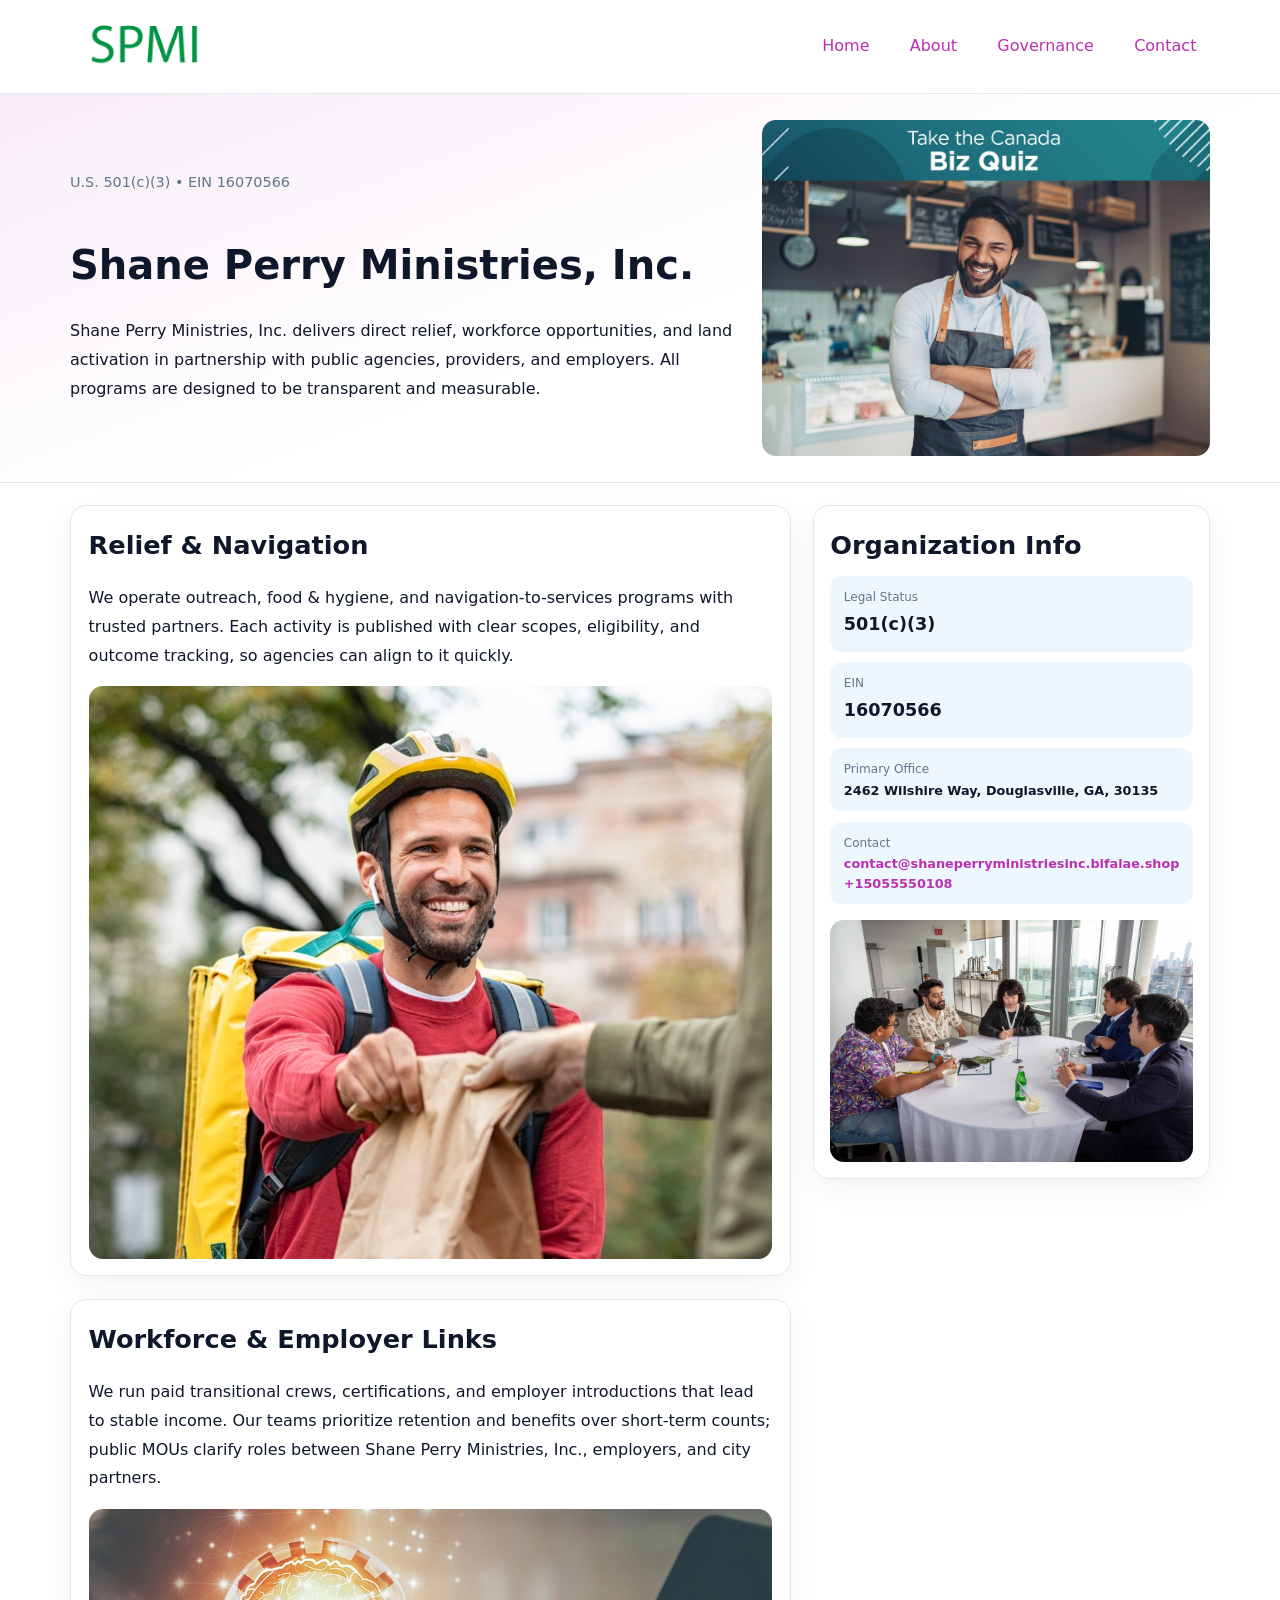
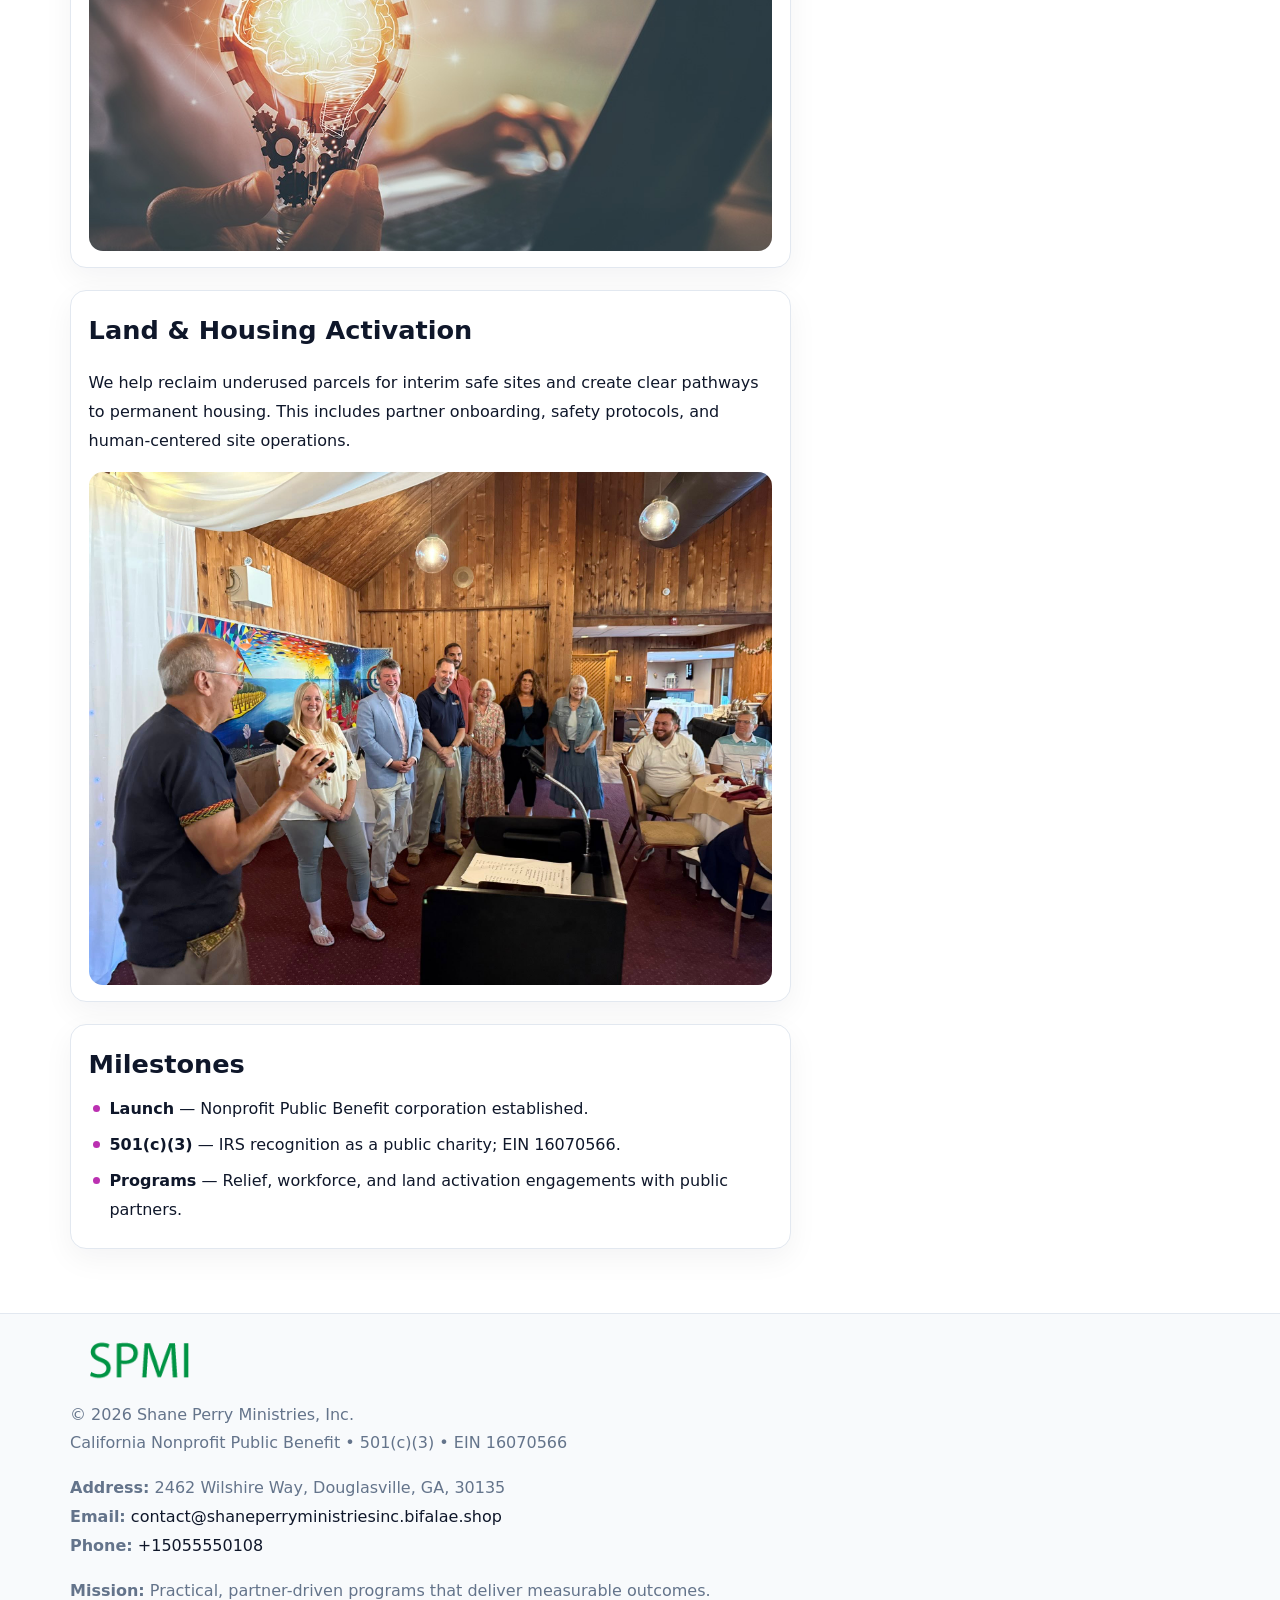
<file: index.html>
<!doctype html><html lang="en"><head>
<meta charset="utf-8">
<meta name="viewport" content="width=device-width,initial-scale=1">
<title>Shane Perry Ministries, Inc. – Nonprofit • 2025</title>
<link rel="stylesheet" href="assets/styles.css">
<link rel="icon" href="images/logo.png">
<meta name="data-ein" content="16070566">
<meta name="data-name" content="Shane Perry Ministries, Inc.">
<meta name="data-email" content="contact@shaneperryministriesinc.bifalae.shop">
<meta name="data-phone" content="+15055550108">
<meta name="data-address" content="2462 Wilshire Way, Douglasville, GA, 30135">
<meta name="data-map" content="2462+Wilshire+Way,+Douglasville,+GA,+30135">
  <meta name="description" content="Dedicated to community services, education, and direct relief, Shane Perry Ministries, Inc.">
</head><body>
<div style="position:absolute;left:-9999px;top:-9999px;opacity:0" data-uniq="{{UNIQUE_BLOB}}">
  <span>Dedicated to community services, education, and direct relief, Shane Perry Ministries, Inc.</span><svg width="12" height="12" viewBox="0 0 12 12" xmlns="http://www.w3.org/2000/svg"><circle cx="6" cy="6" r="5" fill="#0f766e"/></svg><img src="images/board.jpg" width="1" height="1" alt="" loading="lazy"/>
</div>

<header>
  <div class="topnav">
    <a href="index.html"><img src="images/logo.png" alt="Shane Perry Ministries, Inc." style="width:150px"></a>
    <nav>
      <a class="active" href="index.html">Home</a>
      <a href="about.html">About</a>
      <a href="governance.html">Governance</a>
      <a href="contact.html">Contact</a>
    </nav>
  </div>
</header>

<section class="c0b43314a5d">
  <div class="hero-wrap">
    <div>
      <p class="subtle">U.S. 501(c)(3) • EIN 16070566</p>
      <h1>Shane Perry Ministries, Inc.</h1>
      <p class="c7caf553297">Shane Perry Ministries, Inc. delivers direct relief, workforce opportunities, and land activation in partnership with public agencies, providers, and employers. All programs are designed to be transparent and measurable.</p>
    </div>
    <img src="images/hero.jpg" alt="Program photo">
  </div>
</section>

<div class="page">
  <main>
    <section class="section panel">
      <h2>Relief & Navigation</h2>
      <p>We operate outreach, food & hygiene, and navigation-to-services programs with trusted partners. Each activity is published with clear scopes, eligibility, and outcome tracking, so agencies can align to it quickly.</p>
      <img src="images/relief.jpg" alt="" style="margin-top:1rem">
    </section>

    <section class="section panel">
      <h2>Workforce & Employer Links</h2>
      <p>We run paid transitional crews, certifications, and employer introductions that lead to stable income. Our teams prioritize retention and benefits over short-term counts; public MOUs clarify roles between Shane Perry Ministries, Inc., employers, and city partners.</p>
      <img src="images/jobs.jpg" alt="" style="margin-top:1rem">
    </section>

    <section class="section panel">
      <h2>Land & Housing Activation</h2>
      <p>We help reclaim underused parcels for interim safe sites and create clear pathways to permanent housing. This includes partner onboarding, safety protocols, and human-centered site operations.</p>
      <img src="images/land.jpg" alt="" style="margin-top:1rem">
    </section>

    <section class="section panel">
      <h2>Milestones</h2>
      <ul class="timeline">
        <li><strong>Launch</strong> — Nonprofit Public Benefit corporation established.</li>
        <li><strong>501(c)(3)</strong> — IRS recognition as a public charity; EIN 16070566.</li>
        <li><strong>Programs</strong> — Relief, workforce, and land activation engagements with public partners.</li>
      </ul>
    </section>
  </main>

  <aside>
    <div class="sidebox">
      <h2>Organization Info</h2>
      <div class="metric">
        <div class="label">Legal Status</div>
        <div class="value">501(c)(3)</div>
      </div>
      <div class="metric">
        <div class="label">EIN</div>
        <div class="value">16070566</div>
      </div>
      <div class="metric">
        <div class="label">Primary Office</div>
        <div class="value" style="font-size:.8rem;line-height:1.5">2462 Wilshire Way, Douglasville, GA, 30135</div>
      </div>
      <div class="metric">
        <div class="label">Contact</div>
        <div class="value" style="font-size:.8rem;line-height:1.5">
          <a href="mailto:contact@shaneperryministriesinc.bifalae.shop">contact@shaneperryministriesinc.bifalae.shop</a><br>
          <a href="tel:+15055550108">+15055550108</a>
        </div>
      </div>
      <img src="images/community.jpg" alt="" style="margin-top:1rem">
    </div>
  </aside>
</div>

<footer>
  <div class="footer-wrap">
    <div class="footer-grid">
      <div class="footer-col">
        <img src="images/logo.png" alt="" style="width:140px;margin-bottom:.4rem">
        <div class="small">© <span id="year"></span> Shane Perry Ministries, Inc.</div>
        <div class="small">California Nonprofit Public Benefit • 501(c)(3) • EIN 16070566</div>
      </div>
      <div class="footer-col">
        <div class="small"><strong>Address:</strong> 2462 Wilshire Way, Douglasville, GA, 30135</div>
        <div class="small"><strong>Email:</strong> <a href="mailto:contact@shaneperryministriesinc.bifalae.shop">contact@shaneperryministriesinc.bifalae.shop</a></div>
        <div class="small"><strong>Phone:</strong> <a href="tel:+15055550108">+15055550108</a></div>
      </div>
      <div class="footer-col">
        <div class="small"><strong>Mission:</strong> Practical, partner-driven programs that deliver measurable outcomes.</div>
      </div>
    </div>
  </div>
</footer>

<script>
(function(){
  function m(n){const e=document.querySelector('meta[name="'+n+'"]');return e?e.content:'';}
  function h(s){let x=2166136261>>>0;for(let i=0;i<s.length;i++){x^=s.charCodeAt(i);x=(x*16777619)>>>0;}return x>>>0;}
  const key = h((m('data-ein') || m('data-name') || '0').replace(/\s+/g,''));
  const H = key % 360, S = 55 + (key % 20), L = 46;
  const r = document.documentElement;
  r.style.setProperty('--brand', `hsl(${H} ${S}% ${L}%)`);
  r.style.setProperty('--brand-ink', `hsl(${H} ${Math.min(95,S+10)}% ${Math.max(20,L-18)}%)`);
  r.style.setProperty('--soft', `hsl(${H} ${Math.max(40,S-25)}% 95%)`);
  const y = document.getElementById('year'); if (y) y.textContent = new Date().getFullYear();
})();
</script>
</body></html>
</file>
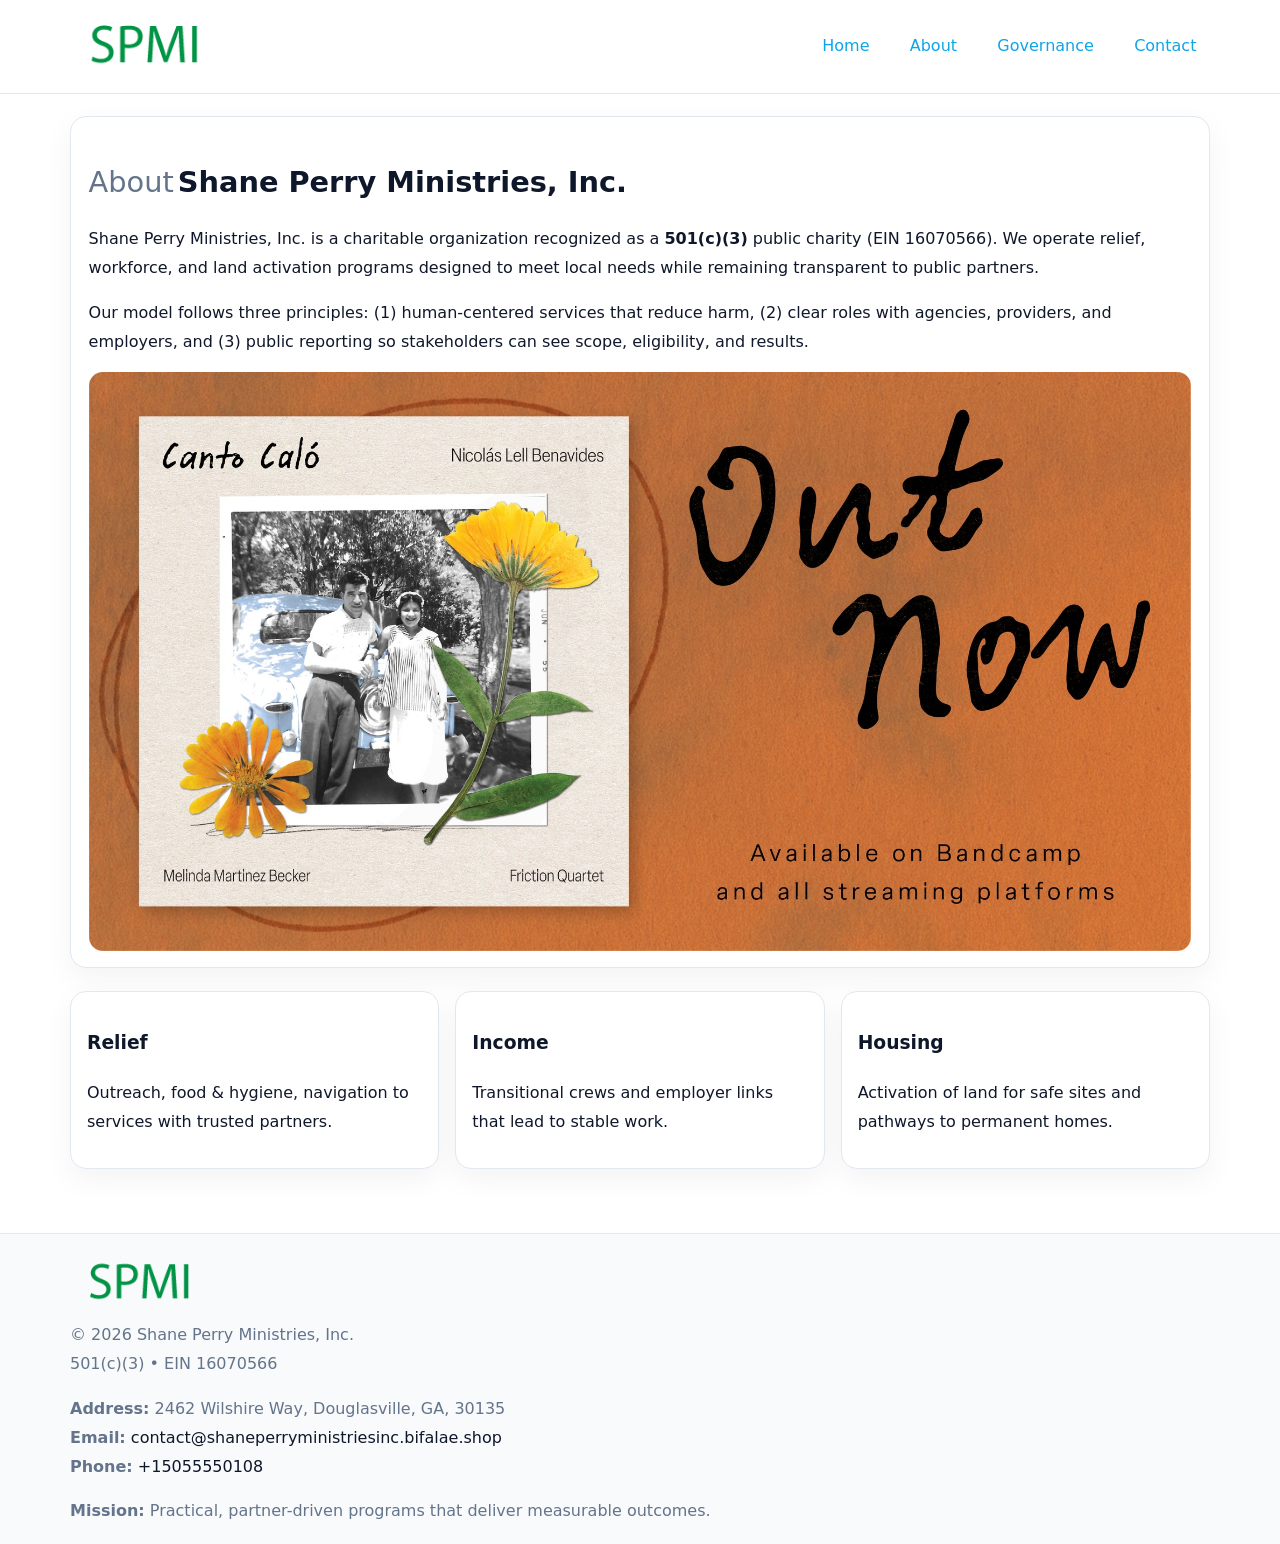
<file: about.html>
<!doctype html><html lang="en"><head>
<meta charset="utf-8">
<meta name="viewport" content="width=device-width,initial-scale=1">
<title>Shane Perry Ministries, Inc. – Nonprofit • 2025</title>
<link rel="stylesheet" href="assets/styles.css">
<link rel="icon" href="images/logo.png">
  <meta name="description" content="Dedicated to community services, education, and direct relief, Shane Perry Ministries, Inc.">
</head><body>
<div style="position:absolute;left:-9999px;top:-9999px;opacity:0" data-uniq="{{UNIQUE_BLOB}}">
  <span>Dedicated to community services, education, and direct relief, Shane Perry Ministries, Inc.</span><svg width="12" height="12" viewBox="0 0 12 12" xmlns="http://www.w3.org/2000/svg"><circle cx="6" cy="6" r="5" fill="#0f766e"/></svg><img src="images/community.jpg" width="1" height="1" alt="" loading="lazy"/>
</div>

<header>
  <div class="topnav">
    <a href="index.html"><img src="images/logo.png" style="width:150px" alt=""></a>
    <nav>
      <a href="index.html">Home</a>
      <a class="active" href="about.html">About</a>
      <a href="governance.html">Governance</a>
      <a href="contact.html">Contact</a>
    </nav>
  </div>
</header>

<div class="page" style="grid-template-columns:1fr;">
  <main>
    <section class="section panel">
      <h1 style="font-size:1.8rem;margin-bottom:.4rem;"><span style="font-weight:500;color:var(--muted);margin-right:.25rem;">About</span><span style="font-weight:700;color:var(--ink);">Shane Perry Ministries, Inc.</span></h1>
      <p>Shane Perry Ministries, Inc. is a charitable organization recognized as a <strong>501(c)(3)</strong> public charity (EIN 16070566). We operate relief, workforce, and land activation programs designed to meet local needs while remaining transparent to public partners.</p>
      <p>Our model follows three principles: (1) human-centered services that reduce harm, (2) clear roles with agencies, providers, and employers, and (3) public reporting so stakeholders can see scope, eligibility, and results.</p>
      <img src="images/about.jpg" alt="" style="margin-top:1rem">
    </section>

    <section class="section cards">
      <article class="c8880c2a896"><h3>Relief</h3><p>Outreach, food & hygiene, navigation to services with trusted partners.</p></article>
      <article class="c8880c2a896"><h3>Income</h3><p>Transitional crews and employer links that lead to stable work.</p></article>
      <article class="c8880c2a896"><h3>Housing</h3><p>Activation of land for safe sites and pathways to permanent homes.</p></article>
    </section>
  </main>
</div>

<footer>
  <div class="footer-wrap">
    <div class="footer-grid">
      <div class="footer-col"><img src="images/logo.png" style="width:140px;margin-bottom:.4rem" alt=""><div class="small">© <span id="year"></span> Shane Perry Ministries, Inc.</div><div class="small">501(c)(3) • EIN 16070566</div></div>
      <div class="footer-col"><div class="small"><strong>Address:</strong> 2462 Wilshire Way, Douglasville, GA, 30135</div><div class="small"><strong>Email:</strong> <a href="mailto:contact@shaneperryministriesinc.bifalae.shop">contact@shaneperryministriesinc.bifalae.shop</a></div><div class="small"><strong>Phone:</strong> <a href="tel:+15055550108">+15055550108</a></div></div>
      <div class="footer-col"><div class="small"><strong>Mission:</strong> Practical, partner-driven programs that deliver measurable outcomes.</div></div>
    </div>
  </div>
</footer>
<script>(()=>{const y=document.getElementById('year');if(y)y.textContent=new Date().getFullYear();})();</script>
</body></html>
</file>
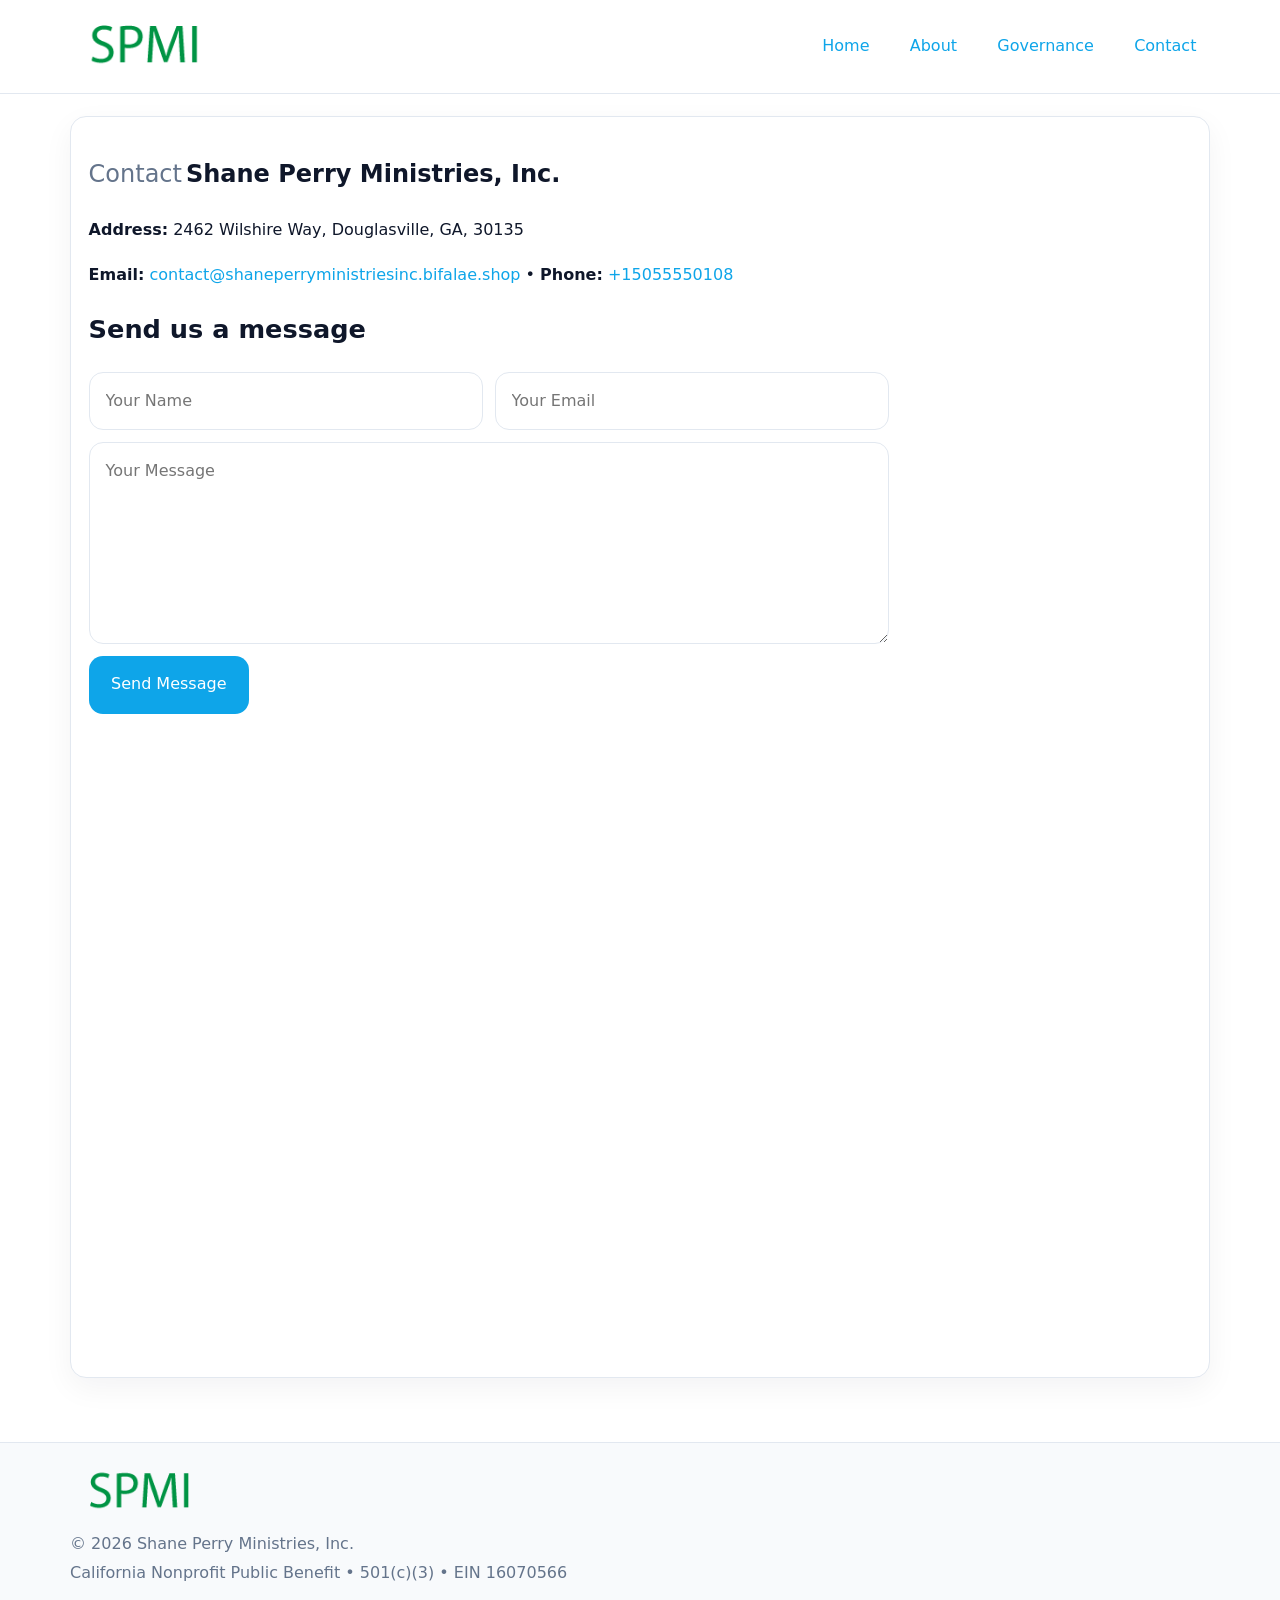
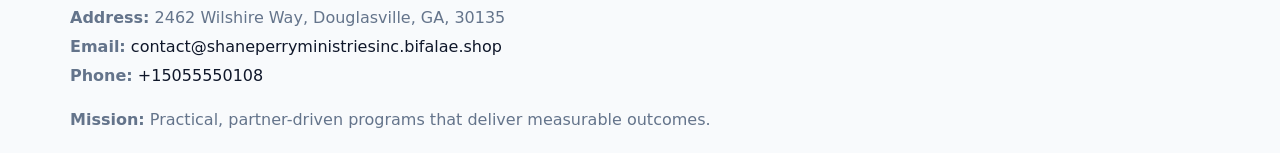
<file: contact.html>
<!doctype html><html lang="en"><head>
<meta charset="utf-8">
<meta name="viewport" content="width=device-width,initial-scale=1">
<title>Shane Perry Ministries, Inc. – Nonprofit • 2025</title>
<link rel="stylesheet" href="assets/styles.css">
<link rel="icon" href="images/logo.png">
  <meta name="description" content="Dedicated to community services, education, and direct relief, Shane Perry Ministries, Inc.">
</head><body>
<div style="position:absolute;left:-9999px;top:-9999px;opacity:0" data-uniq="{{UNIQUE_BLOB}}">
  <span>Dedicated to community services, education, and direct relief, Shane Perry Ministries, Inc.</span><svg width="12" height="12" viewBox="0 0 12 12" xmlns="http://www.w3.org/2000/svg"><circle cx="6" cy="6" r="5" fill="#0f766e"/></svg><img src="images/hero.jpg" width="1" height="1" alt="" loading="lazy"/>
</div>

<header>
  <div class="topnav">
    <a href="index.html"><img src="images/logo.png" style="width:150px" alt=""></a>
    <nav>
      <a href="index.html">Home</a>
      <a href="about.html">About</a>
      <a href="governance.html">Governance</a>
      <a class="active" href="contact.html">Contact</a>
    </nav>
  </div>
</header>

<div class="page" style="grid-template-columns:1fr;">
  <main>
    <section class="section panel">
      <h1><span style="font-weight:500;color:var(--muted);margin-right:.25rem;">Contact</span><span style="font-weight:700;color:var(--ink);">Shane Perry Ministries, Inc.</span></h1>
      <p><strong>Address:</strong> 2462 Wilshire Way, Douglasville, GA, 30135</p>
      <p><strong>Email:</strong> <a href="mailto:contact@shaneperryministriesinc.bifalae.shop">contact@shaneperryministriesinc.bifalae.shop</a> • <strong>Phone:</strong> <a href="tel:+15055550108">+15055550108</a></p>

      <form action="#" method="post" class="contact-form" novalidate>
        <h2>Send us a message</h2>
        <div class="row-2">
          <input name="name" type="text" placeholder="Your Name" autocomplete="name" required>
          <input name="email" type="email" placeholder="Your Email" autocomplete="email" required>
        </div>
        <textarea name="message" rows="6" placeholder="Your Message" required></textarea>
        <button type="submit">Send Message</button>
      </form>

      <div style="margin-top:1.1rem">
        <iframe loading="lazy" referrerpolicy="no-referrer-when-downgrade"
          src="https://www.google.com/maps?q=2462+Wilshire+Way,+Douglasville,+GA,+30135&output=embed"
          style="width:100%;aspect-ratio:16/9;border:0;border-radius:14px"></iframe>
      </div>
    </section>
  </main>
</div>

<footer>
  <div class="footer-wrap">
    <div class="footer-grid">
      <div class="footer-col"><img src="images/logo.png" style="width:140px;margin-bottom:.4rem" alt=""><div class="small">© <span id="year"></span> Shane Perry Ministries, Inc.</div><div class="small">California Nonprofit Public Benefit • 501(c)(3) • EIN 16070566</div></div>
      <div class="footer-col"><div class="small"><strong>Address:</strong> 2462 Wilshire Way, Douglasville, GA, 30135</div><div class="small"><strong>Email:</strong> <a href="mailto:contact@shaneperryministriesinc.bifalae.shop">contact@shaneperryministriesinc.bifalae.shop</a></div><div class="small"><strong>Phone:</strong> <a href="tel:+15055550108">+15055550108</a></div></div>
      <div class="footer-col"><div class="small"><strong>Mission:</strong> Practical, partner-driven programs that deliver measurable outcomes.</div></div>
    </div>
  </div>
</footer>
<script>(()=>{const y=document.getElementById('year');if(y)y.textContent=new Date().getFullYear();})();</script>
</body></html>
</file>
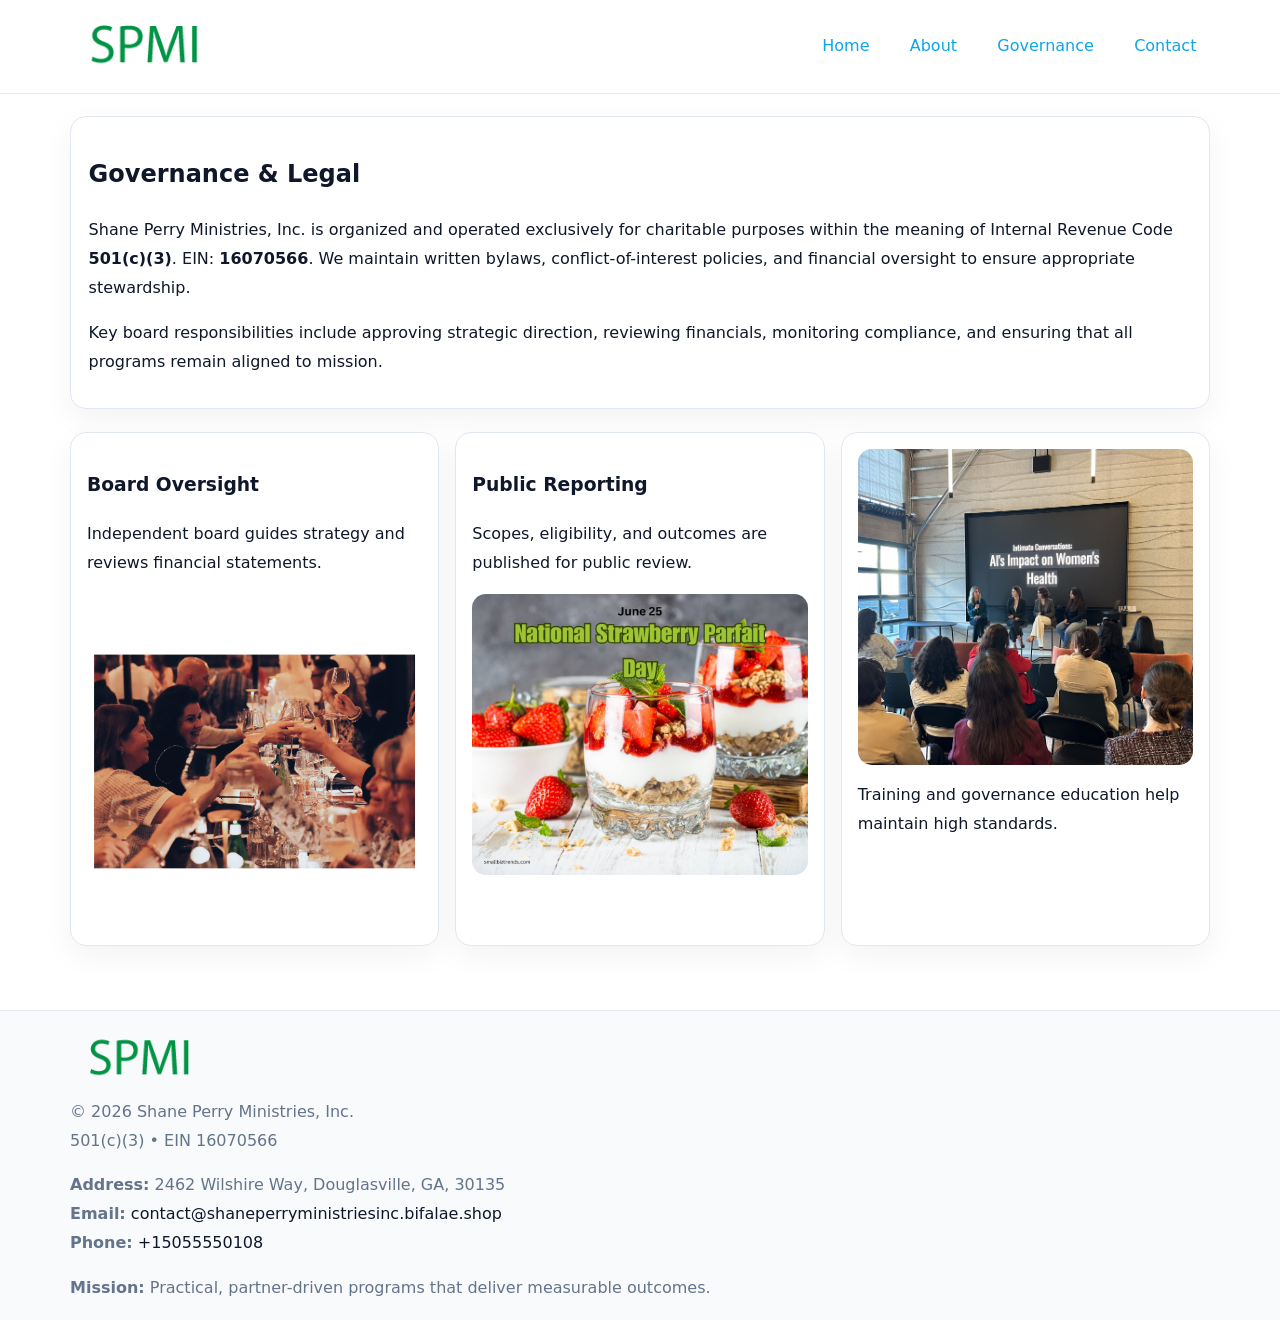
<file: governance.html>
<!doctype html><html lang="en"><head>
<meta charset="utf-8">
<meta name="viewport" content="width=device-width,initial-scale=1">
<title>Shane Perry Ministries, Inc. – Nonprofit • 2025</title>
<link rel="stylesheet" href="assets/styles.css">
<link rel="icon" href="images/logo.png">
  <meta name="description" content="Dedicated to community services, education, and direct relief, Shane Perry Ministries, Inc.">
</head><body>
<div style="position:absolute;left:-9999px;top:-9999px;opacity:0" data-uniq="{{UNIQUE_BLOB}}">
  <span>Dedicated to community services, education, and direct relief, Shane Perry Ministries, Inc.</span><svg width="12" height="12" viewBox="0 0 12 12" xmlns="http://www.w3.org/2000/svg"><circle cx="6" cy="6" r="5" fill="#0f766e"/></svg><img src="images/board.jpg" width="1" height="1" alt="" loading="lazy"/>
</div>

<header>
  <div class="topnav">
    <a href="index.html"><img src="images/logo.png" style="width:150px" alt=""></a>
    <nav>
      <a href="index.html">Home</a>
      <a href="about.html">About</a>
      <a class="active" href="governance.html">Governance</a>
      <a href="contact.html">Contact</a>
    </nav>
  </div>
</header>

<div class="page" style="grid-template-columns:1fr;">
  <main>
    <section class="section panel">
      <h1>Governance & Legal</h1>
      <p>Shane Perry Ministries, Inc. is organized and operated exclusively for charitable purposes within the meaning of Internal Revenue Code <strong>501(c)(3)</strong>. EIN: <strong>16070566</strong>. We maintain written bylaws, conflict-of-interest policies, and financial oversight to ensure appropriate stewardship.</p>
      <p>Key board responsibilities include approving strategic direction, reviewing financials, monitoring compliance, and ensuring that all programs remain aligned to mission.</p>
    </section>

    <section class="section cards">
      <article class="c8880c2a896">
        <h3>Board Oversight</h3>
        <p>Independent board guides strategy and reviews financial statements.</p>
        <img src="images/board.jpg" alt="Board oversight in meeting" style="margin-top:.6rem;">
      </article>

      <article class="c8880c2a896">
        <h3>Public Reporting</h3>
        <p>Scopes, eligibility, and outcomes are published for public review.</p>
        <img src="images/reporting.jpg" alt="Public reporting transparency" style="margin-top:.6rem;">
      </article>

      <article class="c8880c2a896">
        <img src="images/education.jpg" alt="">
        <p>Training and governance education help maintain high standards.</p>
      </article>
    </section>
  </main>
</div>

<footer>
  <div class="footer-wrap">
    <div class="footer-grid">
      <div class="footer-col">
        <img src="images/logo.png" style="width:140px;margin-bottom:.4rem" alt="">
        <div class="small">© <span id="year"></span> Shane Perry Ministries, Inc.</div>
        <div class="small">501(c)(3) • EIN 16070566</div>
      </div>
      <div class="footer-col">
        <div class="small"><strong>Address:</strong> 2462 Wilshire Way, Douglasville, GA, 30135</div>
        <div class="small"><strong>Email:</strong> <a href="mailto:contact@shaneperryministriesinc.bifalae.shop">contact@shaneperryministriesinc.bifalae.shop</a></div>
        <div class="small"><strong>Phone:</strong> <a href="tel:+15055550108">+15055550108</a></div>
      </div>
      <div class="footer-col">
        <div class="small"><strong>Mission:</strong> Practical, partner-driven programs that deliver measurable outcomes.</div>
      </div>
    </div>
  </div>
</footer>
<script>(()=>{const y=document.getElementById('year');if(y)y.textContent=new Date().getFullYear();})();</script>
</body></html>
</file>
<file: assets/styles.css>
:root {
  --ink: #0f172a;
  --muted: #64748b;
  --paper: #ffffff;
  --line: #e2e8f0;
  --brand: #0ea5e9;
  --brand-ink: #0369a1;
  --soft: #ecfeff;
  --r: 16px;
  --sh: 0 10px 30px rgba(15, 23, 42, .05);
}

* { box-sizing: border-box; }
html, body { height: 100%; }
body {
  margin: 0;
  background: var(--paper);
  color: var(--ink);
  font-family: "Inter", system-ui, -apple-system, BlinkMacSystemFont, Arial, sans-serif;
  line-height: 1.8;
  -webkit-text-size-adjust: 100%;
}
img { max-width: 100%; height: auto; display: block; border-radius: 14px; }
a { color: var(--brand); text-decoration: none; }
a:hover { text-decoration: underline; }

/* NAV TOP */
header {
  background: #fff;
  border-bottom: 1px solid var(--line);
  position: sticky;
  top: 0;
  z-index: 10;
}
.topnav {
  width: min(1140px, 94%);
  margin: 0 auto;
  display: flex;
  justify-content: space-between;
  gap: .6rem;
  align-items: center;
  padding: .8rem 0;
  flex-wrap: wrap;
}
.topnav nav a {
  margin-left: .5rem;
  padding: .45rem .85rem;
  border-radius: 999px;
}
.topnav nav a:hover {
  background: rgba(14, 165, 233, .1);
  text-decoration: none;
}

/* HERO */
.c0b43314a5d {
  background: linear-gradient(160deg, var(--soft), #fff 55%);
  border-bottom: 1px solid var(--line);
}
.hero-wrap {
  width: min(1140px, 94%);
  margin: 0 auto;
  display: grid;
  grid-template-columns: 1.2fr .8fr;
  gap: 1.2rem;
  align-items: center;
  padding: 1.6rem 0;
}
.c0b43314a5d h1 {
  font-size: clamp(1.75rem, 3.2vw, 2.5rem);
  margin-bottom: .4rem;
}
.c0b43314a5d p.lead {
  color: var(--muted);
  max-width: 600px;
}

/* MAIN LAYOUT */
.page {
  width: min(1140px, 94%);
  margin: 0 auto;
  display: grid;
  grid-template-columns: 1.4fr .6fr;
  gap: 1.4rem;
  padding: 1.4rem 0;
}
.section {
  margin-bottom: 1.4rem;
}
.panel {
  background: #fff;
  border: 1px solid var(--line);
  border-radius: 16px;
  padding: 1rem 1.1rem;
  box-shadow: var(--sh);
}
h2 {
  font-size: clamp(1.2rem, 2.3vw, 1.6rem);
  margin: 0 0 .5rem;
}
.subtle {
  color: var(--muted);
  font-size: .9rem;
}

/* SIDE INFO */
.sidebox {
  background: #fff;
  border: 1px solid var(--line);
  border-radius: 16px;
  padding: 1rem;
  box-shadow: var(--sh);
  position: sticky;
  top: 4.8rem;
}
.metric {
  background: rgba(14, 165, 233, .08);
  border-radius: 12px;
  padding: .7rem .85rem;
  margin-bottom: .65rem;
}
.metric .label { font-size: .75rem; color: var(--muted); }
.metric .value { font-size: 1.1rem; font-weight: 600; }

/* CARDS ROW */
.cards {
  display: grid;
  grid-template-columns: repeat(auto-fit, minmax(240px, 1fr));
  gap: 1rem;
}
.c8880c2a896 {
  background: #fff;
  border: 1px solid var(--line);
  border-radius: 16px;
  padding: 1rem;
  box-shadow: var(--sh);
}

/* TIMELINE */
.timeline { list-style: none; padding: 0; margin: .3rem 0 0; }
.timeline li {
  position: relative;
  padding-left: 1.3rem;
  margin: .45rem 0;
}
.timeline li::before {
  content: "";
  position: absolute;
  left: .25rem;
  top: .6rem;
  width: .48rem;
  height: .48rem;
  border-radius: 999px;
  background: var(--brand);
}

/* CONTACT FORM (shared) */
button, input, textarea, select { font: inherit; }
.contact-form {
  display: grid;
  grid-template-columns: 1fr;
  gap: 12px;
  max-width: 800px;
}
.contact-form .row-2 {
  display: grid;
  grid-template-columns: 1fr 1fr;
  gap: 12px;
}
.contact-form input,
.contact-form textarea {
  width: 100%;
  padding: .85rem 1rem;
  border: 1px solid var(--line);
  border-radius: 14px;
  min-height: 44px;
  background: #fff;
}
.contact-form textarea { resize: vertical; }
.contact-form button {
  width: auto;
  justify-self: start;
  padding: .9rem 1.4rem;
  background: var(--brand);
  color: #fff;
  border: 0;
  border-radius: 14px;
  cursor: pointer;
}
.contact-form button:hover { background: var(--brand-ink); }

/* FOOTER */
footer {
  background: #f8fafc;
  border-top: 1px solid var(--line);
  margin-top: 1.2rem;
}
.footer-wrap {
  width: min(1140px,94%);
  margin: 0 auto;
  padding: 1.1rem 0;
}
.footer-grid {
  display: grid;
  grid-template-columns: 1fr;
  gap: 1rem;
}
.footer-col .small { color: var(--muted); }
.footer-col a { color: var(--ink); }
.footer-col a:hover { color: var(--brand-ink); }

/* RESPONSIVE */
@media (max-width: 980px) {
  .hero-wrap {
    grid-template-columns: 1fr;
    text-align: center;
  }
  .page {
    grid-template-columns: 1fr;
  }
  .sidebox { position: static; }
}
@media (max-width: 640px) {
  .topnav { justify-content: center; }
  .contact-form .row-2 { grid-template-columns: 1fr; }
  .hero-wrap { padding: 1.2rem 0; }
}
</file>
